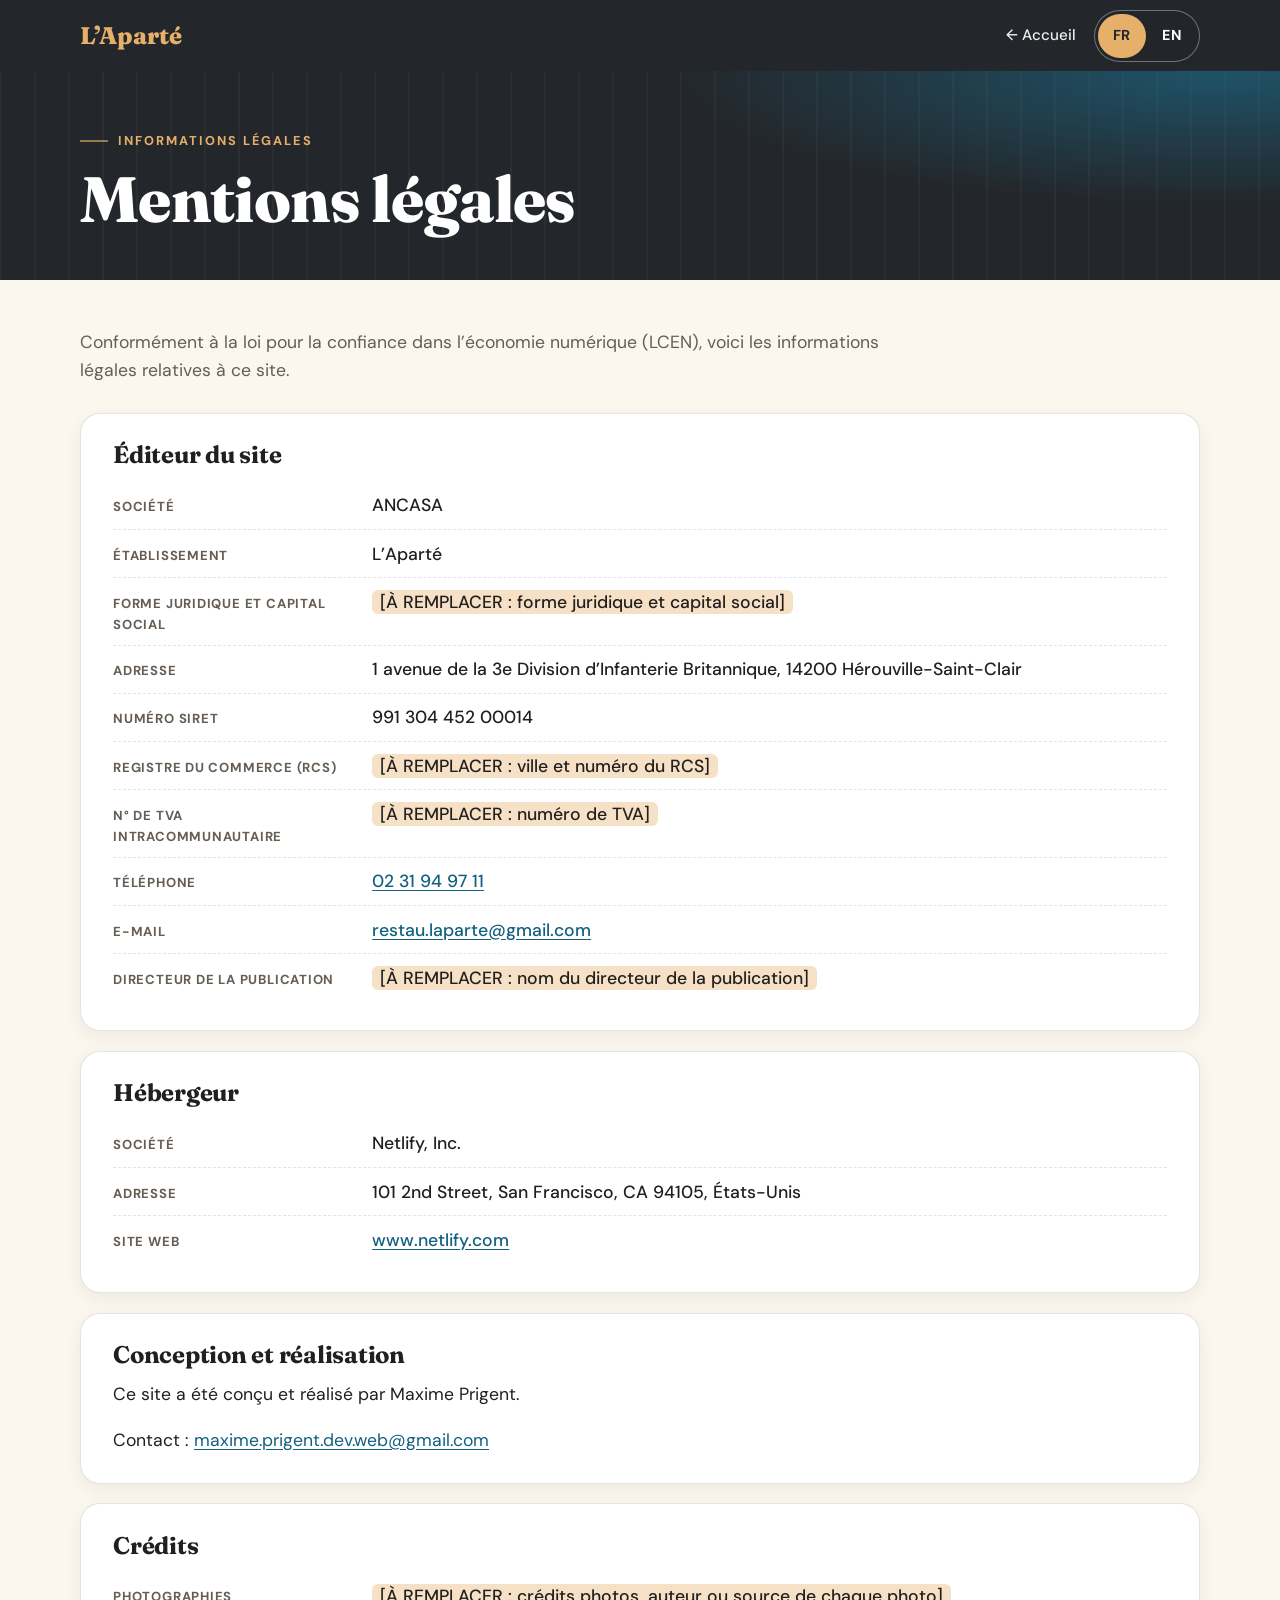
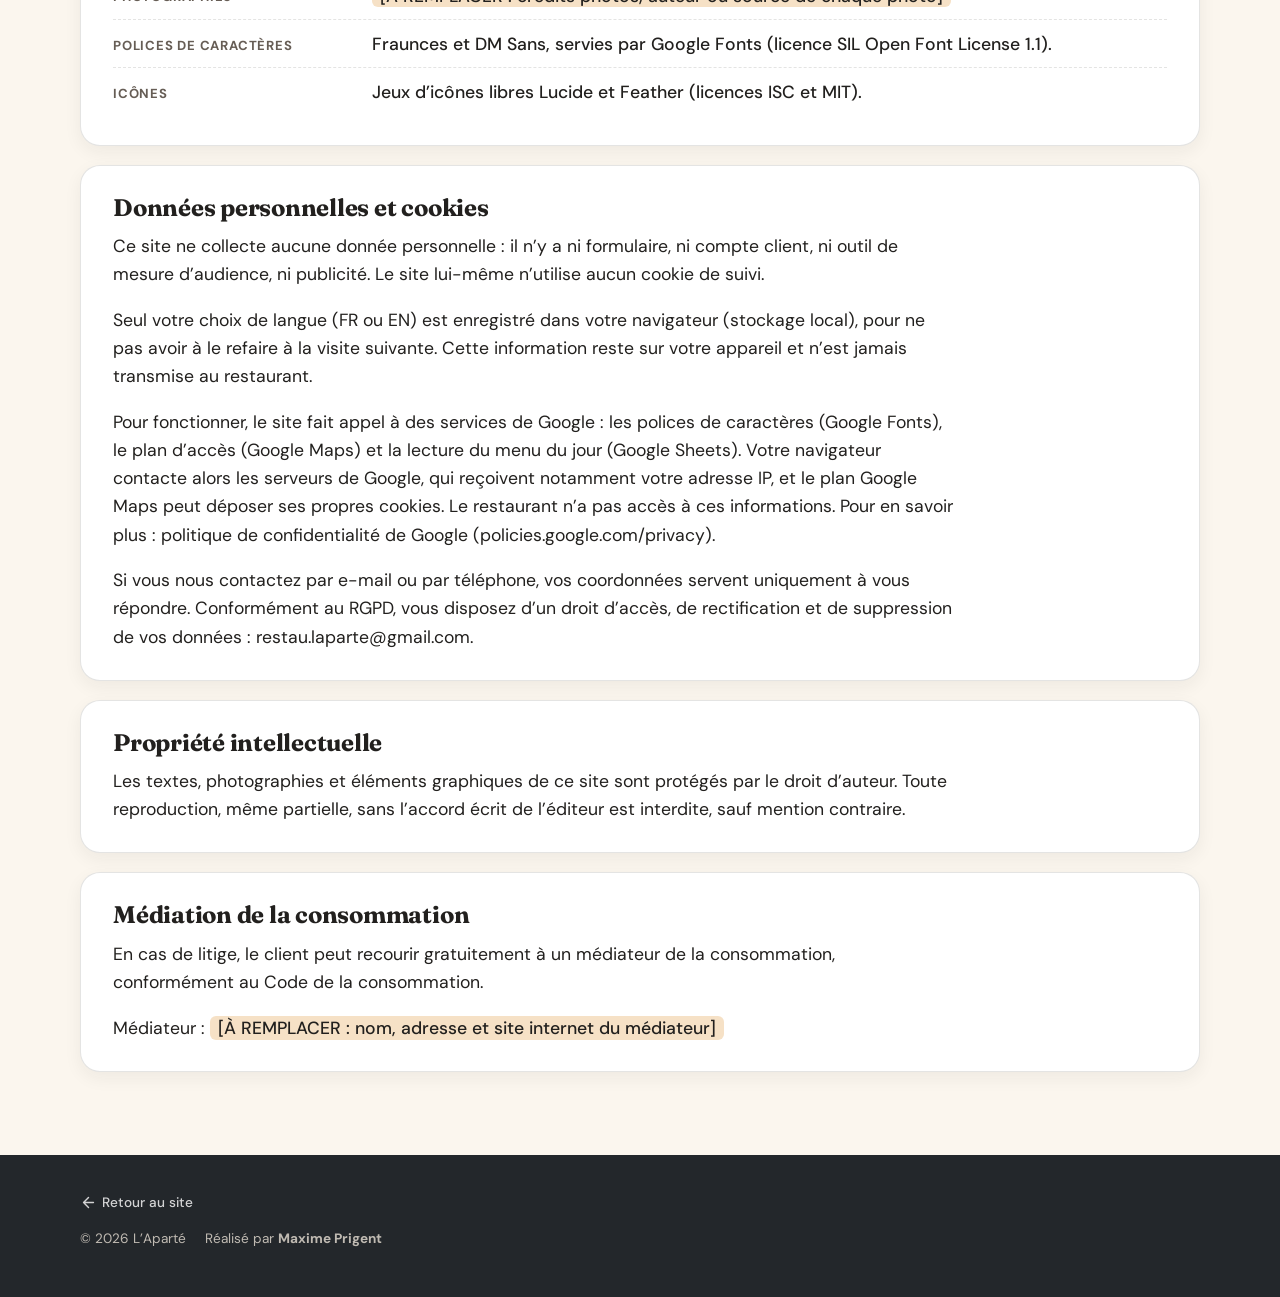
<file: mentions-legales.html>
<!DOCTYPE html>
<html lang="fr">
<head>
  <meta charset="UTF-8">
  <meta name="viewport" content="width=device-width, initial-scale=1">
  <meta name="color-scheme" content="only light">
  <meta name="theme-color" content="#23272b">
  <title data-en="Legal notice – L’Aparté">Mentions légales – L’Aparté</title>
  <meta name="description" content="Mentions légales du site du restaurant L’Aparté à Hérouville-Saint-Clair : éditeur, hébergeur, conception, données personnelles." data-en-content="Legal notice for the website of the L’Aparté restaurant in Hérouville-Saint-Clair: publisher, host, design, personal data.">

  <!--
    ============================================================
    MENTIONS LÉGALES — même style et mêmes boutons de langue que la page d’accueil.
    • Contenus manquants : chercher « À REMPLACER » (texte visible) et « TODO CONTENU » (commentaires).
      Liste complète : CONTENUS-A-REMPLACER.md.
    • Le français est dans le HTML, l’anglais dans les attributs data-en… (voir script.js, section 1).
    • Texte de départ rédigé d’après les informations fournies : à faire relire par le restaurant
      (et, si besoin, par son comptable ou un juriste) avant la mise en ligne.
    ============================================================
  -->

  <!-- TODO CONTENU : ADRESSE DU SITE. Remplacer « [À REMPLACER : URL DU SITE] » comme dans index.html. -->
  <link rel="canonical" href="[À REMPLACER : URL DU SITE]/mentions-legales.html">

  <link rel="icon" href="favicon.svg" type="image/svg+xml">
  <link rel="icon" href="favicon.ico" sizes="32x32">
  <link rel="apple-touch-icon" href="apple-touch-icon.png">

  <script>
    (function () {
      var r = document.documentElement;
      r.classList.add('js');
      try {
        if (localStorage.getItem('laparte-lang') === 'en') {
          r.lang = 'en';
          r.classList.add('i18n-attente');
          setTimeout(function () { r.classList.remove('i18n-attente'); }, 2500);
        }
      } catch (e) {}
    })();
  </script>

  <link rel="preconnect" href="https://fonts.googleapis.com">
  <link rel="preconnect" href="https://fonts.gstatic.com" crossorigin>
  <link href="https://fonts.googleapis.com/css2?family=DM+Sans:wght@400;500;700&family=Fraunces:opsz,wght,SOFT@9..144,600..800,100&display=swap" rel="stylesheet">
  <link rel="stylesheet" href="styles.css">
</head>

<body>
  <a class="skip" href="#contenu" data-en="Skip to content">Aller au contenu</a>

  <header class="site-header">
    <a class="brand" href="index.html">L’Aparté</a>
    <a class="retour" href="index.html" data-en="← Home">← Accueil</a>
    <div class="lang-switch" role="group" aria-label="Langue / Language">
      <button type="button" data-lang-btn="fr" aria-pressed="true" lang="fr" aria-label="Français (FR)">FR</button>
      <button type="button" data-lang-btn="en" aria-pressed="false" lang="en" aria-label="English (EN)">EN</button>
    </div>
  </header>

  <main id="contenu" tabindex="-1">
    <section class="prive dark legal-hero">
      <div class="wrap">
        <span class="eyebrow" data-en="Legal information">Informations légales</span>
        <h1 data-en="Legal notice">Mentions légales</h1>
      </div>
    </section>

    <div class="legal-page">
      <div class="wrap">
        <p class="legal-intro" data-en="In accordance with French law on trust in the digital economy (LCEN), here is the legal information about this website.">Conformément à la loi pour la confiance dans l’économie numérique (LCEN), voici les informations légales relatives à ce site.</p>

        <!-- TODO CONTENU : ÉDITEUR. Connu : ANCASA, adresse, SIRET, téléphone, e-mail. À fournir par le restaurant : forme juridique
             et capital social, RCS, numéro de TVA, nom du directeur de la publication. -->
        <article class="legal-bloc">
          <h2 data-en="Website publisher">Éditeur du site</h2>
          <dl class="legal-champs">
            <div class="legal-champ"><dt data-en="Company">Société</dt><dd>ANCASA</dd></div>
            <div class="legal-champ"><dt data-en="Restaurant">Établissement</dt><dd>L’Aparté</dd></div>
            <div class="legal-champ"><dt data-en="Legal form and share capital">Forme juridique et capital social</dt><dd><span class="todo">[À REMPLACER : forme juridique et capital social]</span></dd></div>
            <div class="legal-champ"><dt data-en="Address">Adresse</dt><dd>1 avenue de la 3e Division d’Infanterie Britannique, 14200 Hérouville-Saint-Clair</dd></div>
            <div class="legal-champ"><dt data-en="SIRET number">Numéro SIRET</dt><dd>991&nbsp;304&nbsp;452&nbsp;00014</dd></div>
            <div class="legal-champ"><dt data-en="Trade and companies register (RCS)">Registre du commerce (RCS)</dt><dd><span class="todo">[À REMPLACER : ville et numéro du RCS]</span></dd></div>
            <div class="legal-champ"><dt data-en="VAT number">N° de TVA intracommunautaire</dt><dd><span class="todo">[À REMPLACER : numéro de TVA]</span></dd></div>
            <div class="legal-champ"><dt data-en="Phone">Téléphone</dt><dd><a href="tel:+33231949711" data-en="+33 2 31 94 97 11">02&nbsp;31&nbsp;94&nbsp;97&nbsp;11</a></dd></div>
            <div class="legal-champ"><dt>E-mail</dt><dd><a href="mailto:restau.laparte@gmail.com">restau.laparte@gmail.com</a></dd></div>
            <div class="legal-champ"><dt data-en="Publication director">Directeur de la publication</dt><dd><span class="todo">[À REMPLACER : nom du directeur de la publication]</span></dd></div>
          </dl>
        </article>

        <article class="legal-bloc">
          <h2 data-en="Hosting">Hébergeur</h2>
          <dl class="legal-champs">
            <div class="legal-champ"><dt data-en="Company">Société</dt><dd>Netlify, Inc.</dd></div>
            <div class="legal-champ"><dt data-en="Address">Adresse</dt><dd><span data-en="101 2nd Street, San Francisco, CA 94105, United States">101 2nd Street, San Francisco, CA 94105, États-Unis</span></dd></div>
            <div class="legal-champ"><dt data-en="Website">Site web</dt><dd><a href="https://www.netlify.com" target="_blank" rel="noopener">www.netlify.com</a></dd></div>
          </dl>
        </article>

        <article class="legal-bloc">
          <h2 data-en="Design and development">Conception et réalisation</h2>
          <p data-en="This website was designed and developed by Maxime Prigent.">Ce site a été conçu et réalisé par Maxime Prigent.</p>
          <p><span data-en="Contact:">Contact :</span> <a href="mailto:maxime.prigent.dev.web@gmail.com">maxime.prigent.dev.web@gmail.com</a></p>
        </article>

        <!-- TODO CONTENU : CRÉDITS PHOTOS. Indiquer l’auteur (photographe, agence, restaurant…) ou la source de chaque photo du dossier
             images/. Si ce sont les photos du restaurant : « Photographies : © L’Aparté ». Ne rien affirmer tant que ce n’est pas vérifié. -->
        <article class="legal-bloc">
          <h2 data-en="Credits">Crédits</h2>
          <dl class="legal-champs">
            <div class="legal-champ"><dt data-en="Photographs">Photographies</dt><dd><span class="todo">[À REMPLACER : crédits photos, auteur ou source de chaque photo]</span></dd></div>
            <div class="legal-champ"><dt data-en="Fonts">Polices de caractères</dt><dd data-en="Fraunces and DM Sans, served by Google Fonts (SIL Open Font License 1.1).">Fraunces et DM Sans, servies par Google Fonts (licence SIL Open Font License 1.1).</dd></div>
            <div class="legal-champ"><dt data-en="Icons">Icônes</dt><dd data-en="Lucide and Feather icon sets (ISC and MIT licences).">Jeux d’icônes libres Lucide et Feather (licences ISC et MIT).</dd></div>
          </dl>
        </article>

        <article class="legal-bloc">
          <h2 data-en="Personal data and cookies">Données personnelles et cookies</h2>
          <p data-en="This website does not collect any personal data: there is no form, no customer account, no audience-measurement tool and no advertising. The site itself uses no tracking cookie.">Ce site ne collecte aucune donnée personnelle : il n’y a ni formulaire, ni compte client, ni outil de mesure d’audience, ni publicité. Le site lui-même n’utilise aucun cookie de suivi.</p>
          <p data-en="Only your language choice (FR or EN) is saved in your browser (local storage), so that you do not have to make it again on your next visit. This information stays on your device and is never sent to the restaurant.">Seul votre choix de langue (FR ou EN) est enregistré dans votre navigateur (stockage local), pour ne pas avoir à le refaire à la visite suivante. Cette information reste sur votre appareil et n’est jamais transmise au restaurant.</p>
          <p data-en="To work, the site uses Google services: fonts (Google Fonts), the map (Google Maps) and the reading of the menu of the day (Google Sheets). Your browser then contacts Google’s servers, which receive in particular your IP address, and the Google Maps map may set its own cookies. The restaurant has no access to this information. More details: Google’s privacy policy (policies.google.com/privacy).">Pour fonctionner, le site fait appel à des services de Google : les polices de caractères (Google Fonts), le plan d’accès (Google Maps) et la lecture du menu du jour (Google Sheets). Votre navigateur contacte alors les serveurs de Google, qui reçoivent notamment votre adresse IP, et le plan Google Maps peut déposer ses propres cookies. Le restaurant n’a pas accès à ces informations. Pour en savoir plus : politique de confidentialité de Google (policies.google.com/privacy).</p>
          <p data-en="If you contact us by email or phone, your details are used only to answer you. In accordance with the GDPR, you have the right to access, correct and delete your data: restau.laparte@gmail.com.">Si vous nous contactez par e-mail ou par téléphone, vos coordonnées servent uniquement à vous répondre. Conformément au RGPD, vous disposez d’un droit d’accès, de rectification et de suppression de vos données : restau.laparte@gmail.com.</p>
        </article>

        <article class="legal-bloc">
          <h2 data-en="Intellectual property">Propriété intellectuelle</h2>
          <p data-en="The texts, photographs and graphic elements of this website are protected by copyright. Any reproduction, even partial, without the publisher’s written consent is prohibited, unless otherwise stated.">Les textes, photographies et éléments graphiques de ce site sont protégés par le droit d’auteur. Toute reproduction, même partielle, sans l’accord écrit de l’éditeur est interdite, sauf mention contraire.</p>
        </article>

        <!-- TODO CONTENU : MÉDIATEUR DE LA CONSOMMATION. Obligatoire pour un commerce qui vend à des particuliers : le restaurant
             doit indiquer le nom et les coordonnées du médiateur auquel il adhère (renseignements : son comptable ou sa fédération professionnelle). -->
        <article class="legal-bloc">
          <h2 data-en="Consumer mediation">Médiation de la consommation</h2>
          <p data-en="In the event of a dispute, customers may use a consumer mediator free of charge, in accordance with the French Consumer Code.">En cas de litige, le client peut recourir gratuitement à un médiateur de la consommation, conformément au Code de la consommation.</p>
          <p><span data-en="Mediator:">Médiateur :</span> <span class="todo">[À REMPLACER : nom, adresse et site internet du médiateur]</span></p>
        </article>
      </div>
    </div>
  </main>

  <footer class="sans-barre">
    <div class="wrap">
      <div class="foot-bottom">
        <a href="index.html"><svg class="ico" aria-hidden="true" viewBox="0 0 24 24"><path d="M19 12H5M12 19l-7-7 7-7"/></svg><span data-en="Back to the site">Retour au site</span></a>
        <p class="foot-credit">
          <span>© <span data-annee>2026</span> L’Aparté</span>
          <span><span data-en="Website by">Réalisé par</span> <strong>Maxime Prigent</strong></span>
        </p>
      </div>
    </div>
  </footer>

  <script src="script.js" defer></script>
</body>
</html>
</file>
<file: styles.css>
/* ============================================================
   L’APARTÉ — feuille de style (index.html et mentions-legales.html)
   ------------------------------------------------------------
   • Charte graphique : variables CSS de la section 0 (couleurs, polices).
   • Mobile d’abord : les règles de base valent pour un téléphone, les
     @media (min-width: …) les adaptent aux écrans plus larges.
   • Sections : 0 Variables · 1 Base · 2 Barres fixes · 3 Haut de page ·
     4 Points forts · 5 Présentation · 6 Menu du jour et carte ·
     7 Privatisation · 8 Galerie · 9 Avis · 10 Horaires et plan ·
     11 Pied de page · 12 Animations · 13-14 Tailles d’écran ·
     15 Choix de la langue · 16 Galerie dès 560 px · 17 Mentions légales.
   ============================================================ */

/* =========================================================
   0. VARIABLES — la charte graphique se règle ici
   Couleurs tirées des photos : turquoise des chaises et du
   logo, noir de la façade, bois clair. À ajuster si besoin.
   ========================================================= */
:root {
  --bg: #fbf6ee;            /* crème */
  --bg-alt: #f1e6d5;        /* sable */
  --ink: #22201e;           /* texte */
  --muted: #665d55;         /* texte secondaire */
  --accent: #1a7ea6;        /* turquoise */
  --accent-dark: #13607f;
  --accent-light: #2392bf;
  --accent-soft: #dcecf3;
  --deep: #23272b;          /* noir de la façade */
  --gold: #e6b06a;          /* bois clair */
  --line: rgba(34, 32, 30, .12);
  --radius: 20px;
  --shadow: 0 14px 34px rgba(34, 32, 30, .10);
  --font-title: "Fraunces", Georgia, serif;
  --font-text: "DM Sans", system-ui, -apple-system, "Segoe UI", sans-serif;
  --ease: cubic-bezier(.2, .7, .2, 1);
}

/* =========================================================
   1. BASE
   ========================================================= */
*, *::before, *::after { box-sizing: border-box; }
html { scroll-behavior: smooth; -webkit-text-size-adjust: 100%; }
body {
  margin: 0;
  font-family: var(--font-text);
  font-size: 1.05rem;
  line-height: 1.6;
  color: var(--ink);
  background: var(--bg);
  -webkit-font-smoothing: antialiased;
  overflow-x: clip;
}
img { display: block; max-width: 100%; }
h1, h2, h3 { font-family: var(--font-title); line-height: 1.1; margin: 0 0 .5em; letter-spacing: -.01em; }
h2 { font-size: clamp(2rem, 6.5vw, 3.2rem); font-weight: 700; }
p { margin: 0 0 1em; }
a { color: inherit; }
address { font-style: normal; }
::selection { background: var(--accent); color: #fff; }
a:focus-visible, .btn:focus-visible { outline: 3px solid var(--gold); outline-offset: 3px; }

.wrap { width: min(1120px, 100% - 2.5rem); margin-inline: auto; }
section { padding: 4.5rem 0; scroll-margin-top: 4.5rem; }
.section-head { max-width: 640px; margin-bottom: 2rem; }
.lead { font-size: 1.15rem; color: var(--muted); max-width: 56ch; }

.eyebrow {
  display: inline-flex; align-items: center; gap: .6rem; margin-bottom: .8rem;
  font-size: .8rem; font-weight: 700; letter-spacing: .16em; text-transform: uppercase;
  color: var(--accent-dark);
}
.eyebrow::before { content: ""; width: 28px; height: 2px; background: currentColor; opacity: .6; }

/* Marqueur des textes encore à renseigner */
.todo {
  background: rgba(230, 176, 106, .38); color: var(--ink);
  padding: .05em .45em; border-radius: 6px; font-style: normal; font-weight: 500;
  box-decoration-break: clone; -webkit-box-decoration-break: clone;
}
.dark .todo { background: rgba(230, 176, 106, .2); color: var(--gold); }

/* Icônes (sprite SVG en haut du <body>) */
.ico {
  width: 1.25em; height: 1.25em; flex: none;
  fill: none; stroke: currentColor; stroke-width: 2; stroke-linecap: round; stroke-linejoin: round;
}
.badge {
  flex: none; width: 44px; height: 44px; border-radius: 14px;
  display: grid; place-items: center; background: var(--accent-soft); color: var(--accent-dark);
}
.badge .ico { width: 22px; height: 22px; }

/* Lien d’accès rapide au contenu (clavier) */
.skip {
  position: absolute; left: 1rem; top: -4rem; z-index: 100;
  background: #fff; color: var(--ink); padding: .6rem 1rem; border-radius: 8px; transition: top .2s;
}
.skip:focus { top: 1rem; }

/* Page en anglais mémorisée : le contenu attend sa traduction (on ne voit pas le français une fraction de seconde) */
.i18n-attente body { visibility: hidden; }
/* Image introuvable : on garde le fond neutre du cadre, jamais d’image cassée ni de texte alternatif affiché */
img.img-absente { visibility: hidden; }

/* Boutons */
.btn {
  display: inline-flex; align-items: center; justify-content: center; gap: .55rem;
  padding: .95rem 1.5rem; border-radius: 999px; border: 2px solid transparent;
  font: 700 1rem/1 var(--font-text); text-decoration: none; cursor: pointer; white-space: nowrap;
  transition: transform .25s var(--ease), box-shadow .25s var(--ease), background-color .25s, color .25s, border-color .25s;
}
.btn:hover { transform: translateY(-3px); box-shadow: 0 10px 22px rgba(0, 0, 0, .22); }
.btn:active { transform: translateY(-1px); }
.btn-primary { background: var(--accent); color: #fff; }
.btn-primary:hover { background: var(--accent-dark); }   /* plus foncé : le texte blanc reste bien lisible */
.btn-ghost { border-color: rgba(255, 255, 255, .85); color: #fff; background: rgba(255, 255, 255, .06); }
.btn-ghost:hover { background: rgba(255, 255, 255, .2); }
.btn-outline { border-color: var(--accent-dark); color: var(--accent-dark); background: transparent; }
.btn-outline:hover { background: var(--accent-dark); color: #fff; }
.btn-light { background: #fff; color: var(--accent-dark); }
.btn-light:hover { background: var(--accent-soft); }
.btn-sm { padding: .7rem 1.2rem; font-size: .92rem; }

/* =========================================================
   2. BARRES FIXES (apparaissent après le haut de page)
   - ordinateur : barre de navigation en haut
   - mobile : bouton d’appel en bas
   ========================================================= */
.topbar {
  position: fixed; inset: 0 0 auto 0; z-index: 60; display: none; align-items: center; gap: 1.2rem;
  padding: .8rem max(1.25rem, calc((100% - 1120px) / 2));
  background: rgba(35, 39, 43, .92); color: #fff;
  -webkit-backdrop-filter: blur(10px); backdrop-filter: blur(10px);
  transform: translateY(-100%); visibility: hidden;
  transition: transform .4s var(--ease), visibility .4s;
}
.topbar .brand { margin-right: auto; font: 800 1.5rem var(--font-title); text-decoration: none; color: var(--gold); }
.topbar ul { display: flex; gap: clamp(.9rem, 1.5vw, 1.6rem); list-style: none; margin: 0; padding: 0; }
.topbar ul a {
  text-decoration: none; font-weight: 500; font-size: .95rem; opacity: .85; padding: .3rem 0;
  border-bottom: 2px solid transparent; transition: opacity .2s, border-color .2s;
}
.topbar ul a:hover, .topbar ul a[aria-current] { opacity: 1; border-color: var(--gold); }

.callbar {
  position: fixed; inset: auto 0 0 0; z-index: 60;
  padding: .7rem 1rem calc(.7rem + env(safe-area-inset-bottom));
  background: rgba(251, 246, 238, .95); -webkit-backdrop-filter: blur(8px); backdrop-filter: blur(8px);
  box-shadow: 0 -6px 20px rgba(0, 0, 0, .12);
  transform: translateY(110%); visibility: hidden;
  transition: transform .4s var(--ease), visibility .4s;
}
.callbar .btn { width: 100%; }
.past-hero .topbar, .past-hero .callbar { transform: none; visibility: visible; }

/* =========================================================
   3. HAUT DE PAGE (plein écran)
   Mobile : la façade en haut, fondue dans le noir, texte dessous.
   Ordinateur : texte à gauche, photo en arche à droite.
   La photo est affichée à sa taille réelle (jamais étirée en plein
   écran) pour rester nette ; l’arrière-plan est une version floue.
   ========================================================= */
.hero {
  position: relative; isolation: isolate; overflow: hidden;
  min-height: 100vh; min-height: 100svh;
  display: flex; align-items: flex-end;
  background: var(--deep); color: #fff;
}
.hero-bg {                                  /* arrière-plan flou : mini-image agrandie (léger, sans filtre coûteux) */
  position: absolute; inset: 0; z-index: -4; opacity: .6;
  background: url("images/facade-flou.jpg") center / cover no-repeat;
}
.hero::before {                             /* dégradé de lisibilité */
  content: ""; position: absolute; inset: 0; z-index: -2;
  background: linear-gradient(to bottom, rgba(35, 39, 43, .35) 0%, rgba(35, 39, 43, 0) 18%, rgba(35, 39, 43, .72) 58%, var(--deep) 86%);
}
.hero::after {                              /* léger grain « pellicule » */
  content: ""; position: absolute; inset: 0; z-index: -1; opacity: .16; mix-blend-mode: overlay; pointer-events: none;
  background-image: url("data:image/svg+xml,%3Csvg xmlns='http://www.w3.org/2000/svg' width='160' height='160'%3E%3Cfilter id='n'%3E%3CfeTurbulence type='fractalNoise' baseFrequency='.85' numOctaves='2' stitchTiles='stitch'/%3E%3CfeColorMatrix values='0 0 0 0 1 0 0 0 0 1 0 0 0 0 1 0 0 0 .6 0'/%3E%3C/filter%3E%3Crect width='100%25' height='100%25' filter='url(%23n)'/%3E%3C/svg%3E");
}
.hero-photo {                               /* mobile : en haut, fondue vers le bas */
  position: absolute; top: 0; left: 50%; transform: translateX(-50%); z-index: -3; margin: 0;
  width: min(100%, 480px); aspect-ratio: 3 / 4;
  background: #3a4046;                        /* fond neutre si la photo est absente */
  -webkit-mask-image: linear-gradient(#000 0%, #000 55%, transparent 98%);
  mask-image: linear-gradient(#000 0%, #000 55%, transparent 98%);
}
.hero-photo img { width: 100%; height: 100%; object-fit: cover; object-position: center 40%; }

.hero-grid { width: min(1120px, 100% - 2.5rem); margin-inline: auto; padding-bottom: 2rem; }
.hero-copy { position: relative; }
.kicker {
  margin: 0 0 .9rem; font-size: .75rem; font-weight: 700; letter-spacing: .12em; text-transform: uppercase; color: var(--gold);
}
.hero h1 { font-size: clamp(3.8rem, 20vw, 6rem); font-weight: 800; margin-bottom: .12em; line-height: 1; }
.hero h1 em { font-style: normal; color: var(--gold); }
.tagline { font-size: clamp(1.1rem, 4.4vw, 1.5rem); max-width: 28ch; margin-bottom: 1.6rem; line-height: 1.4; }
.actions { display: flex; flex-wrap: wrap; gap: .7rem; }
.actions .btn { flex: 1 1 150px; }
.hero-hours { display: flex; align-items: center; gap: .55rem; margin: 1.2rem 0 0; font-size: .95rem; opacity: .9; }
.hero-hours .ico { color: var(--gold); }

/* Entrée en douceur au chargement */
.js .hero-copy > * { animation: rise .9s var(--ease) backwards; }
.js .hero-copy > :nth-child(2) { animation-delay: .08s; }
.js .hero-copy > :nth-child(3) { animation-delay: .16s; }
.js .hero-copy > :nth-child(4) { animation-delay: .24s; }
.js .hero-copy > :nth-child(5) { animation-delay: .32s; }
.js .hero-photo { animation: fade 1.2s ease backwards; }
@keyframes rise { from { opacity: 0; transform: translateY(22px); } to { opacity: 1; transform: none; } }
@keyframes fade { from { opacity: 0; } to { opacity: 1; } }

/* =========================================================
   4. POINTS FORTS (bandeau)
   ========================================================= */
.ribbon { background: var(--accent-dark); color: #fff; }
.ribbon ul { list-style: none; margin: 0 auto; padding: 1.2rem 0; display: grid; grid-template-columns: 1fr 1fr; gap: 1rem 1.2rem; }
.ribbon li { display: flex; align-items: center; gap: .7rem; font-weight: 700; font-size: .95rem; line-height: 1.25; }
.ribbon .ico { width: 1.7rem; height: 1.7rem; color: var(--gold); }

/* =========================================================
   5. ÉQUIPE & ESPRIT DU LIEU
   ========================================================= */
.equipe-grid { display: grid; gap: 2.2rem; align-items: center; }
.team { display: grid; gap: 1rem; }
.person {
  display: flex; align-items: center; gap: 1.1rem; padding: 1.3rem 1.4rem;
  background: #fff; border: 1px solid var(--line); border-radius: var(--radius); box-shadow: var(--shadow);
  transition: transform .3s var(--ease);
}
.person:hover { transform: translateY(-4px); }
.avatar {
  flex: none; width: 68px; height: 68px; border-radius: 50%; display: grid; place-items: center;
  background: linear-gradient(135deg, var(--accent), var(--accent-dark)); color: #fff; font: 700 1.9rem var(--font-title);
}
.person .role { display: block; font-size: .78rem; font-weight: 700; letter-spacing: .12em; text-transform: uppercase; color: var(--accent-dark); }
.person h3 { font-size: 1.35rem; margin: .1rem 0 .3rem; }
.person p { margin: 0; color: var(--muted); font-size: .98rem; line-height: 1.45; }

/* =========================================================
   6. MENU DU JOUR ET CARTE
   ========================================================= */
.carte, .menu-section { background: var(--bg-alt); }
.formule {
  position: relative; overflow: hidden; display: grid; gap: .8rem; align-items: center;
  margin-bottom: 1.2rem; padding: 1.8rem 1.6rem; border-radius: var(--radius);
  background: var(--deep); color: #fff; box-shadow: var(--shadow);
}
.formule::before {                          /* motif « claustra » en bois, comme dans la salle */
  content: ""; position: absolute; inset: 0; pointer-events: none;
  background: radial-gradient(70% 120% at 100% 0%, rgba(26, 126, 166, .5), transparent 65%),
              repeating-linear-gradient(90deg, rgba(255, 255, 255, .045) 0 2px, transparent 2px 30px);
}
.formule > * { position: relative; }
.formule .tag {
  display: inline-block; margin-bottom: .7rem; padding: .3rem .85rem; border-radius: 999px;
  background: var(--accent); color: #fff; font-size: .75rem; font-weight: 700; letter-spacing: .12em; text-transform: uppercase;
}
.formule h3 { font-size: clamp(1.6rem, 5vw, 2.3rem); margin: 0; }
.formule-price { font: 800 clamp(3.2rem, 14vw, 4.8rem)/1 var(--font-title); color: var(--gold); white-space: nowrap; }

/* La carte : une fiche par catégorie (Entrées, Plats, Desserts, Boissons). Une ligne de plat = nom ····· prix, puis
   en option une courte description (modèle à copier : voir « TODO CONTENU » dans index.html). */
.carte-grid { display: grid; gap: 1.2rem; }
.menu-card {
  display: flex; flex-direction: column; padding: 1.5rem 1.4rem;
  background: var(--bg); border: 1px solid var(--line); border-radius: var(--radius); box-shadow: 0 6px 18px rgba(34, 32, 30, .06);
}
.menu-card header { display: flex; align-items: center; gap: .85rem; margin-bottom: .6rem; }
.menu-card h3 { font-size: 1.4rem; margin: 0; }
.menu-list { list-style: none; margin: 0; padding: 0; }
.menu-list li { padding: .8rem 0; border-top: 1px dashed var(--line); font-weight: 500; }
.menu-list li:first-child { border-top: 0; }
.menu-list li.sous-titre { padding: 1.2rem 0 .3rem; border-top: 0; font-size: .78rem; font-weight: 700; letter-spacing: .12em; text-transform: uppercase; color: var(--accent-dark); }
.menu-list li.sous-titre:first-child { padding-top: .3rem; }
.item-ligne { display: flex; align-items: baseline; gap: .7rem; }
.item-nom { min-width: 0; overflow-wrap: anywhere; }
.item-prix { flex: none; font-weight: 700; white-space: nowrap; }
.item-desc { margin: .25rem 0 0; font-size: .93rem; font-weight: 400; line-height: 1.45; color: var(--muted); }
.leader { flex: 1 1 1rem; min-width: .8rem; border-bottom: 2px dotted rgba(34, 32, 30, .25); }

/* Menu du jour : texte lu dans une feuille Google Sheets (script « MENU DU JOUR », en bas de page).
   Trois états, un seul visible à la fois : .mj-chargement (attente), .mj-liste (le menu) et
   .mj-secours (texte de secours : visible par défaut, donc aussi sans JavaScript). */
.menu-jour { margin-bottom: 1.2rem; background: #fff; border-top: 4px solid var(--accent); }
.menu-section .formule { margin-bottom: 0; }
.menu-jour [hidden] { display: none !important; }   /* l’attribut hidden doit toujours gagner sur les « display » ci-dessous */
.mj-liste { display: grid; margin: 0; }
.mj-ligne { padding: .85rem 0; }
.mj-ligne:not([hidden]) ~ .mj-ligne:not([hidden]) { border-top: 1px dashed var(--line); }   /* un trait entre deux lignes visibles seulement */
.mj-ligne dt { font-size: .78rem; font-weight: 700; letter-spacing: .12em; text-transform: uppercase; color: var(--accent-dark); }
.mj-ligne dd { margin: .25rem 0 0; font: 600 clamp(1.2rem, 4.6vw, 1.45rem)/1.3 var(--font-title); white-space: pre-line; overflow-wrap: anywhere; }
.mj-chargement { display: grid; gap: .9rem; padding: .35rem 0 .6rem; }
.mj-barre { display: block; height: 1.15rem; border-radius: 6px; background: linear-gradient(90deg, var(--bg-alt) 25%, #e8dcc8 50%, var(--bg-alt) 75%); background-size: 200% 100%; animation: mj-attente 1.4s ease-in-out infinite; }
.mj-barre:nth-of-type(2) { width: 82%; }
.mj-barre:nth-of-type(3) { width: 64%; }
@keyframes mj-attente { from { background-position: 100% 0; } to { background-position: -100% 0; } }
.mj-sr { position: absolute; width: 1px; height: 1px; overflow: hidden; clip: rect(0 0 0 0); white-space: nowrap; }   /* texte pour lecteurs d’écran uniquement */
.mj-secours { display: grid; gap: 1rem; justify-items: start; }
.mj-secours p { margin: 0; max-width: 52ch; font-size: 1.1rem; }

/* =========================================================
   7. PRIVATISATION DE LA SALLE
   ========================================================= */
.prive { position: relative; isolation: isolate; overflow: hidden; background: var(--deep); color: #fff; }
.prive::before {
  content: ""; position: absolute; inset: 0; z-index: -1;
  background: radial-gradient(60% 90% at 95% 0%, rgba(26, 126, 166, .5), transparent 70%),
              repeating-linear-gradient(90deg, rgba(255, 255, 255, .035) 0 2px, transparent 2px 34px);
}
.prive-grid { display: grid; grid-template-columns: minmax(0, 1fr); gap: 2.2rem; align-items: center; }
.prive .eyebrow { color: var(--gold); }
.prive .lead { color: rgba(255, 255, 255, .82); }
.prive .small { margin: 1.1rem 0 0; font-size: .95rem; opacity: .85; }
.prive-actions { display: flex; flex-wrap: wrap; gap: .7rem; }   /* appeler + écrire */
.events { list-style: none; margin: 0; padding: 0; display: grid; gap: .9rem; }
.events li {
  display: flex; align-items: center; gap: 1rem; padding: 1.1rem 1.3rem; border-radius: var(--radius);
  background: rgba(255, 255, 255, .06); border: 1px solid rgba(255, 255, 255, .14);
  font-weight: 700; font-size: 1.1rem; transition: background .3s, transform .3s var(--ease);
}
.events li:hover { background: rgba(255, 255, 255, .12); transform: translateX(6px); }
.events .badge { background: rgba(230, 176, 106, .18); color: var(--gold); }

/* =========================================================
   8. GALERIE (6 photos : une grande, cinq petites)
   Téléphone : 2 colonnes, la 1re photo et la dernière sur toute la
   largeur. Dès 560 px : voir la section 16.
   ========================================================= */
.galerie-grid { display: grid; grid-template-columns: 1fr 1fr; gap: .7rem; }
.galerie-grid .shot:first-child, .galerie-grid .shot:last-child:nth-child(even) { grid-column: 1 / -1; aspect-ratio: 16 / 10; }
.shot { position: relative; margin: 0; overflow: hidden; aspect-ratio: 1; border-radius: var(--radius); background: #cfc7bb; box-shadow: var(--shadow); }
.shot img.pos-bas { object-position: center 55%; }   /* photo en hauteur : on garde l’assiette */
.shot img { width: 100%; height: 100%; object-fit: cover; transition: transform .9s var(--ease); }
.shot:hover img { transform: scale(1.05); }
.shot figcaption {
  position: absolute; left: .8rem; bottom: .8rem; padding: .35rem .85rem; border-radius: 999px;
  background: rgba(255, 255, 255, .93); color: var(--ink); font-size: .85rem; font-weight: 700;
}

/* =========================================================
   9. AVIS (bandeau turquoise : note moyenne + avis clients)
   Vrais avis Google : voir le commentaire de la section 7 du HTML.
   Mobile : les avis défilent d’un geste ; dès 800 px : 3 colonnes.
   ========================================================= */
.avis { position: relative; isolation: isolate; overflow: hidden; background: var(--accent-dark); color: #fff; }
.avis::before {                             /* lueur + motif « claustra » en bois, comme la formule et la privatisation */
  content: ""; position: absolute; inset: 0; z-index: -1;
  background: radial-gradient(55% 80% at 0% 0%, rgba(35, 146, 191, .6), transparent 70%),
              radial-gradient(45% 70% at 100% 100%, rgba(35, 39, 43, .5), transparent 70%),
              repeating-linear-gradient(90deg, rgba(255, 255, 255, .04) 0 2px, transparent 2px 34px);
}
.avis .eyebrow { color: #f3d3a1; }          /* or pâle : lisible sur le turquoise */
.avis .lead { color: rgba(255, 255, 255, .86); }
.avis .todo { background: #f3d3a1; color: var(--ink); }   /* marqueur plein, pour rester lisible sur le turquoise */
.avis-head { display: grid; gap: 1.6rem; margin-bottom: 2rem; }
.avis-head .section-head { margin: 0; }

/* Étoiles : <span class="stars" style="--note:4.5" role="img" aria-label="4,5 sur 5"></span>
   --note va de 0 à 5 (décimales permises) ; à 0, les cinq étoiles restent vides. */
.stars {
  --star-on: #f5b335; --star-off: rgba(34, 32, 30, .16);
  --star: url("data:image/svg+xml,%3Csvg xmlns='http://www.w3.org/2000/svg' viewBox='0 0 24 24'%3E%3Cpath d='M12 17.27 18.18 21l-1.64-7.03L22 9.24l-7.19-.61L12 2 9.19 8.63 2 9.24l5.46 4.73L5.82 21z'/%3E%3C/svg%3E");
  display: inline-block; flex: none; width: 5em; height: 1em; font-size: 1.2rem;
  background: linear-gradient(90deg, var(--star-on) calc(var(--note, 0) / 5 * 100%), var(--star-off) 0);
  -webkit-mask: var(--star) 0 0 / 1em 1em repeat-x;
  mask: var(--star) 0 0 / 1em 1em repeat-x;
}

/* Note moyenne */
.avis-score {
  display: flex; flex-direction: column; align-items: flex-start; gap: .4rem; max-width: 440px;
  padding: 1.5rem 1.6rem; border-radius: var(--radius);
  background: rgba(255, 255, 255, .09); border: 1px solid rgba(255, 255, 255, .22);
}
.avis-score .stars { --star-off: rgba(255, 255, 255, .32); font-size: 1.8rem; }
.avis-score .btn { align-self: stretch; white-space: normal; text-align: center; line-height: 1.25; }
.score-label { margin: 0; font-size: .78rem; font-weight: 700; letter-spacing: .14em; text-transform: uppercase; opacity: .85; }
.score-line { display: flex; flex-wrap: wrap; align-items: center; gap: .4rem 1.1rem; }
.score-value { margin: 0; font: 800 clamp(2.4rem, 10vw, 3.6rem)/1.1 var(--font-title); }
.score-value small { margin-left: .25rem; font: 500 1.15rem var(--font-text); opacity: .85; }
.score-count { margin: 0 0 .8rem; opacity: .92; }

/* Avis : rangée qui défile sur mobile (la carte suivante dépasse, pour inviter à glisser) */
.avis-list {
  display: flex; gap: 1rem; margin: 0 -1.25rem; padding: .6rem 1.25rem 2rem;
  overflow-x: auto; scroll-snap-type: x mandatory; scroll-padding-inline: 1.25rem;
  overscroll-behavior-x: contain; scrollbar-width: thin; scrollbar-color: rgba(255, 255, 255, .45) transparent;
}
.avis-list:focus-visible { outline: 3px solid var(--gold); outline-offset: -3px; }
.avis-card {
  position: relative; isolation: isolate; flex: 0 0 min(84%, 22rem); scroll-snap-align: start; margin: 0;
  display: flex; flex-direction: column; gap: .9rem; padding: 1.5rem 1.4rem 1.3rem;
  background: #fff; color: var(--ink); border-radius: var(--radius); box-shadow: 0 10px 24px rgba(0, 0, 0, .2);
  transition: transform .3s var(--ease);
}
.avis-card:hover { transform: translateY(-4px); }
.avis-card::before {                        /* grand guillemet décoratif, derrière le texte */
  content: "“"; content: "“" / ""; position: absolute; z-index: -1; top: .3rem; right: 1.1rem;
  font: 800 5.5rem/1 var(--font-title); color: var(--accent-soft); pointer-events: none;
}
.avis-card blockquote { flex: 1; margin: 0; font-size: 1.05rem; line-height: 1.55; }
.avis-card blockquote p { margin: 0; }
.avis-card figcaption { display: flex; align-items: center; gap: .8rem; padding-top: .9rem; border-top: 1px dashed var(--line); line-height: 1.3; }
.avis-card figcaption strong, .avis-card figcaption small { display: block; }
.avis-card figcaption small { margin-top: .15rem; color: var(--muted); font-size: .85rem; }
.avis-card .badge { font: 700 1rem var(--font-title); letter-spacing: .02em; }   /* initiales du client */
.avis-note { margin: 0; font-size: .88rem; opacity: .9; }
@media (min-width: 800px) { .avis-note { margin-top: 1.4rem; } }

@media (max-width: 799px) {                 /* rangée qui défile : les cartes restent visibles (pas d’apparition au scroll) */
  .js .avis-list .reveal, .js .avis-list .reveal.visible { opacity: 1; animation: none; }
}

/* =========================================================
   10. HORAIRES, ADRESSE & PLAN
   ========================================================= */
.infos { background: var(--bg-alt); }
.infos-grid { display: grid; gap: 1.4rem; }
.infos-card {
  display: flex; flex-direction: column; gap: 1.4rem; padding: 1.6rem;
  background: #fff; border: 1px solid var(--line); border-radius: var(--radius); box-shadow: var(--shadow);
}
.info-rows { list-style: none; margin: 0; padding: 0; display: grid; gap: 1.1rem; }
.info-rows li { display: flex; gap: .9rem; }
.info-rows .badge { width: 40px; height: 40px; border-radius: 12px; }
.info-rows strong { display: block; line-height: 1.3; }
.info-rows span, .info-rows address, .info-rows a { color: var(--muted); }
.info-actions { display: flex; flex-wrap: wrap; gap: .7rem; margin-top: auto; }
.map { min-height: 340px; overflow: hidden; border-radius: var(--radius); background: #e8e1d6; box-shadow: var(--shadow); }
.map iframe { display: block; width: 100%; height: 100%; min-height: 340px; border: 0; }

/* =========================================================
   11. PIED DE PAGE
   ========================================================= */
footer { background: var(--deep); color: #e7dfd4; padding: 3rem 0 calc(6.5rem + env(safe-area-inset-bottom)); }
.foot-grid { display: grid; gap: 1.8rem; }
footer .logo { font: 800 2rem var(--font-title); color: var(--gold); margin-bottom: .3rem; }
footer h3 { font: 700 .8rem var(--font-text); letter-spacing: .14em; text-transform: uppercase; color: var(--gold); margin-bottom: .6rem; }
footer p { margin: 0 0 .6rem; }
footer a { font-weight: 700; color: #fff; }
.foot-bottom { display: flex; flex-wrap: wrap; justify-content: space-between; gap: .6rem; margin-top: 2rem; padding-top: 1.2rem; border-top: 1px solid rgba(255, 255, 255, .14); font-size: .85rem; opacity: .8; }
.foot-bottom a { font-weight: 500; text-decoration: none; display: inline-flex; align-items: center; gap: .3rem; padding-block: .3rem; }
.foot-bottom a:hover, .foot-bottom a:focus-visible { text-decoration: underline; }
.foot-legal { display: flex; flex-wrap: wrap; gap: .4rem 1.4rem; }
.foot-credit { flex: 1 0 100%; display: flex; flex-wrap: wrap; gap: .15rem 1.2rem; margin: 0; }
.foot-credit a { display: inline; text-decoration: underline; text-underline-offset: 3px; overflow-wrap: anywhere; }
footer .lang-switch { margin-top: .9rem; }

/* =========================================================
   12. ANIMATIONS (apparition au scroll)
   ========================================================= */
.js .reveal { opacity: 0; }
.js .reveal.visible { opacity: 1; animation: rise .8s var(--ease) backwards; animation-delay: var(--d, 0s); }

@media (prefers-reduced-motion: reduce) {
  html { scroll-behavior: auto; }
  .js .reveal { opacity: 1; }
  .js .reveal.visible, .js .hero-copy > *, .js .hero-photo { animation: none; }
  .btn, .person, .events li, .shot img, .avis-card { transition: none; }
  .mj-barre { animation: none; }
}

/* Très petits téléphones (≤ 359 px) */
@media (max-width: 359px) {
  .kicker { font-size: .66rem; letter-spacing: .06em; }
  .btn { max-width: 100%; white-space: normal; text-align: center; line-height: 1.2; padding-inline: 1.1rem; }   /* un long bouton passe sur 2 lignes au lieu de déborder */
}

/* =========================================================
   13. TABLETTE (≥ 560 px) : textes centrés dans le haut de page
   ========================================================= */
@media (min-width: 560px) and (max-width: 899px) {
  .hero-copy { text-align: center; }
  .tagline { margin-inline: auto; }
  .actions, .hero-hours { justify-content: center; }
  .actions .btn { flex: 0 0 auto; }
}

/* =========================================================
   14. ORDINATEUR (≥ 800 px puis ≥ 900 px)
   ========================================================= */
@media (min-width: 800px) {
  section { padding: 6.5rem 0; }
  .ribbon ul { grid-template-columns: repeat(4, 1fr); padding: 1.6rem 0; }
  .formule { grid-template-columns: 1fr auto; padding: 2.2rem 2.6rem; }
  .carte-grid { grid-template-columns: 1fr 1fr; align-items: stretch; }
  .carte-grid .menu-card--plats { grid-column: 2; grid-row: 1 / span 3; }   /* « Plats » : grande fiche à droite ; entrées, desserts et boissons empilés à gauche */
  .foot-grid { grid-template-columns: 1.2fr 1fr 1fr; }
  .avis-list { display: grid; grid-template-columns: repeat(3, 1fr); gap: 1.4rem; margin: 0; padding: 0; overflow: visible; }
  .avis-card { box-shadow: 0 18px 40px rgba(0, 0, 0, .2); }
  .mj-liste { grid-auto-flow: column; grid-auto-columns: minmax(0, 1fr); column-gap: 1.8rem; }   /* le menu en colonnes : Entrée | Plat | Dessert */
  .mj-ligne { padding: .3rem 0; }
  .mj-ligne:not([hidden]) ~ .mj-ligne:not([hidden]) { border-top: 0; border-left: 1px dashed var(--line); padding-left: 1.8rem; }
  .mj-chargement { grid-template-columns: repeat(3, 1fr); gap: 1.8rem; }
  .mj-chargement .mj-barre:nth-of-type(n) { width: auto; height: 2.6rem; }
  .mj-secours { grid-template-columns: 1fr auto; align-items: center; gap: 2rem; }
}

/* Haut de page en deux colonnes : ordinateur, ou téléphone tenu à l’horizontale */
@media (min-width: 900px), (min-width: 560px) and (max-height: 520px) and (orientation: landscape) {
  .hero { align-items: center; }
  .hero::before {
    background: radial-gradient(38% 62% at 73% 50%, rgba(26, 126, 166, .34), transparent 72%),
                linear-gradient(90deg, rgba(35, 39, 43, .88) 0%, rgba(35, 39, 43, .45) 100%);
  }
  .hero-grid { display: grid; grid-template-columns: minmax(0, 1.1fr) minmax(0, .9fr); gap: 4rem; align-items: center; padding: 5rem 0 4rem; }
  .hero-photo {
    --photo-h: min(72svh, 38.75rem);        /* hauteur voulue de la photo… */
    position: relative; top: auto; left: auto; transform: none; z-index: 0; justify-self: center;
    width: min(100%, calc(var(--photo-h) * .75)); height: auto; aspect-ratio: 3 / 4;   /* …la largeur s’en déduit, sans jamais dépasser sa colonne */
    border-radius: 999px 999px 28px 28px; overflow: hidden;
    -webkit-mask-image: none; mask-image: none;
    box-shadow: 0 0 0 1px rgba(255, 255, 255, .3), 0 0 0 14px rgba(255, 255, 255, .07), 0 40px 80px rgba(0, 0, 0, .5);
  }
  .hero-copy { text-align: left; }
  .tagline { max-width: 30ch; margin-inline: 0; }
  .actions, .hero-hours { justify-content: flex-start; }
  .kicker { font-size: .85rem; letter-spacing: .16em; }
  .hero h1 { font-size: clamp(5rem, 9vw, 8.5rem); }
  .actions .btn { flex: 0 0 auto; padding: 1.05rem 1.9rem; }
}

/* Grand écran tenu en hauteur (tablette 12,9″ en portrait) : le haut de page ne s’étire pas sur toute la hauteur */
@media (min-width: 900px) and (orientation: portrait) {
  .hero { min-height: min(100vh, 56rem); min-height: min(100svh, 56rem); }
}

/* Écran très peu haut (téléphone à l’horizontale) : tout doit tenir sans défiler */
@media (min-width: 560px) and (max-height: 520px) and (orientation: landscape) {
  .hero-grid { gap: 2rem; padding: 1.2rem 0; }
  .hero-photo { --photo-h: calc(100svh - 2.4rem); box-shadow: 0 0 0 1px rgba(255, 255, 255, .3), 0 20px 40px rgba(0, 0, 0, .5); }
  .kicker { font-size: .7rem; margin-bottom: .5rem; }
  .hero h1 { font-size: clamp(3rem, 15vh, 4.6rem); }
  .tagline { font-size: 1rem; margin-bottom: 1rem; }
  .actions .btn { padding: .8rem 1.3rem; font-size: .95rem; }
  .hero-hours { margin-top: .8rem; font-size: .85rem; }
  .callbar { padding-block: .45rem; }
  .callbar .btn { padding-block: .7rem; }
}

@media (min-width: 900px) {
  body { font-size: 1.1rem; }
  .topbar { display: flex; }
  .callbar { display: none; }
  footer { padding-bottom: 3rem; }

  .equipe-grid { grid-template-columns: 1.1fr 1fr; gap: 4rem; }
  .prive-grid { grid-template-columns: minmax(0, 1.1fr) minmax(0, .9fr); gap: 4rem; }
  .infos-grid { grid-template-columns: 1fr 1.25fr; }
  .avis-head { grid-template-columns: minmax(0, 1fr) auto; align-items: end; gap: 3rem; }
  .avis-score { width: 340px; }
}

/* Très grands écrans (≥ 1800 px) : on agrandit un peu tout pour ne pas faire « petit » */
@media (min-width: 1800px) {
  html { font-size: 118%; }
  .wrap, .hero-grid { width: min(1320px, 100% - 2.5rem); }
  .topbar { padding-inline: max(1.25rem, calc((100% - 1320px) / 2)); }
  .hero > .lang-switch { right: max(1rem, calc((100% - 1320px) / 2)); }
}

/* Barre de navigation étroite (900 à 1019 px) : on retire le nom du restaurant pour que tout tienne sur une ligne */
@media (min-width: 900px) and (max-width: 1019px) {
  .topbar .brand { display: none; }
  .topbar ul { margin-right: auto; }
}

/* =========================================================
   15. CHOIX DE LA LANGUE (FR | EN)
   Même bouton dans le haut de page, la barre de navigation, le pied de
   page et les pages secondaires. Caché sans JavaScript (il ne servirait à rien).
   ========================================================= */
.lang-switch {
  display: inline-flex; flex: none; gap: 2px; padding: 3px;
  background: rgba(35, 39, 43, .82); border: 1px solid rgba(255, 255, 255, .35); border-radius: 999px;
  -webkit-backdrop-filter: blur(6px); backdrop-filter: blur(6px);
}
.lang-switch button {
  min-width: 48px; min-height: 44px; padding: 0 .75rem; border: 0; border-radius: 999px;
  background: transparent; color: #fff; font: 700 .9rem/1 var(--font-text); letter-spacing: .06em; cursor: pointer;
  transition: background-color .2s, color .2s;
}
.lang-switch button:hover { background: rgba(255, 255, 255, .18); }
.lang-switch button[aria-pressed="true"] { background: var(--gold); color: var(--deep); cursor: default; }
.lang-switch button:focus-visible { outline: 3px solid var(--gold); outline-offset: 2px; }
.lang-switch button[aria-pressed="true"]:focus-visible { outline-color: #fff; }
html:not(.js) .lang-switch { display: none; }
.hero > .lang-switch { position: absolute; top: max(.8rem, env(safe-area-inset-top)); right: max(1rem, calc((100% - 1120px) / 2)); z-index: 3; }
.topbar .lang-switch button { min-height: 36px; min-width: 44px; padding-inline: .6rem; }
@media (max-width: 359px) { .lang-switch button { min-width: 44px; padding-inline: .55rem; } }
@media (prefers-reduced-motion: reduce) { .lang-switch button { transition: none; } }

/* =========================================================
   16. GALERIE DÈS 560 px : une grande photo + cinq petites (3 colonnes)
   ========================================================= */
@media (min-width: 560px) {
  .galerie-grid { grid-template-columns: repeat(3, 1fr); grid-auto-rows: clamp(130px, 22vw, 240px); gap: 1rem; }
  .galerie-grid .shot, .galerie-grid .shot:first-child, .galerie-grid .shot:last-child:nth-child(even) { aspect-ratio: auto; grid-column: auto; }
  .galerie-grid .shot:first-child { grid-column: span 2; grid-row: span 2; }
}

/* =========================================================
   17. MENTIONS LÉGALES (mentions-legales.html)
   Barre du haut toujours visible, bandeau de titre (réutilise le style
   « .prive »), puis une carte blanche par rubrique.
   ========================================================= */
.site-header {
  display: flex; align-items: center; gap: .8rem; padding: .6rem max(1rem, calc((100% - 1120px) / 2));
  background: var(--deep); color: #fff;
}
.site-header .brand { margin-right: auto; font: 800 1.5rem var(--font-title); text-decoration: none; color: var(--gold); }
.site-header .retour {
  display: inline-flex; align-items: center; min-height: 44px; padding-inline: .3rem;
  font-size: .95rem; font-weight: 500; text-decoration: none; opacity: .92;
}
.site-header .retour:hover, .site-header .retour:focus-visible { text-decoration: underline; opacity: 1; }
.legal-hero { padding: 3.2rem 0 2.8rem; }
.legal-hero h1 { font-size: clamp(2.4rem, 9vw, 4rem); font-weight: 800; margin: 0; }
.legal-page { background: var(--bg); padding: 3rem 0 4rem; }
.legal-intro { max-width: 70ch; margin-bottom: 1.8rem; color: var(--muted); }
.legal-bloc {
  margin-bottom: 1.2rem; padding: 1.5rem 1.4rem;
  background: #fff; border: 1px solid var(--line); border-radius: var(--radius); box-shadow: 0 6px 18px rgba(34, 32, 30, .06);
}
.legal-bloc h2 { font-size: 1.5rem; font-weight: 700; margin: 0 0 .7rem; }
.legal-bloc p { max-width: 70ch; }
.legal-bloc p:last-child { margin-bottom: 0; }
.legal-bloc a { color: var(--accent-dark); text-underline-offset: 3px; overflow-wrap: anywhere; }
.legal-champs { display: grid; margin: .8rem 0 0; }
.legal-champ { display: grid; gap: .1rem 1.2rem; padding: .6rem 0; border-top: 1px dashed var(--line); }
.legal-champ:first-child { border-top: 0; }
.legal-champ dt { font-size: .82rem; font-weight: 700; letter-spacing: .06em; text-transform: uppercase; color: var(--muted); }
.legal-champ dd { margin: 0; font-weight: 500; overflow-wrap: anywhere; }
footer.sans-barre { padding: 2rem 0 3rem; }   /* pas de bouton d’appel fixe sur cette page */
footer.sans-barre .foot-bottom { margin-top: 0; padding-top: 0; border-top: 0; }
@media (min-width: 640px) {
  .legal-bloc { padding: 1.8rem 2rem; }
  .legal-champ { grid-template-columns: 15rem 1fr; align-items: baseline; }
}
</file>
